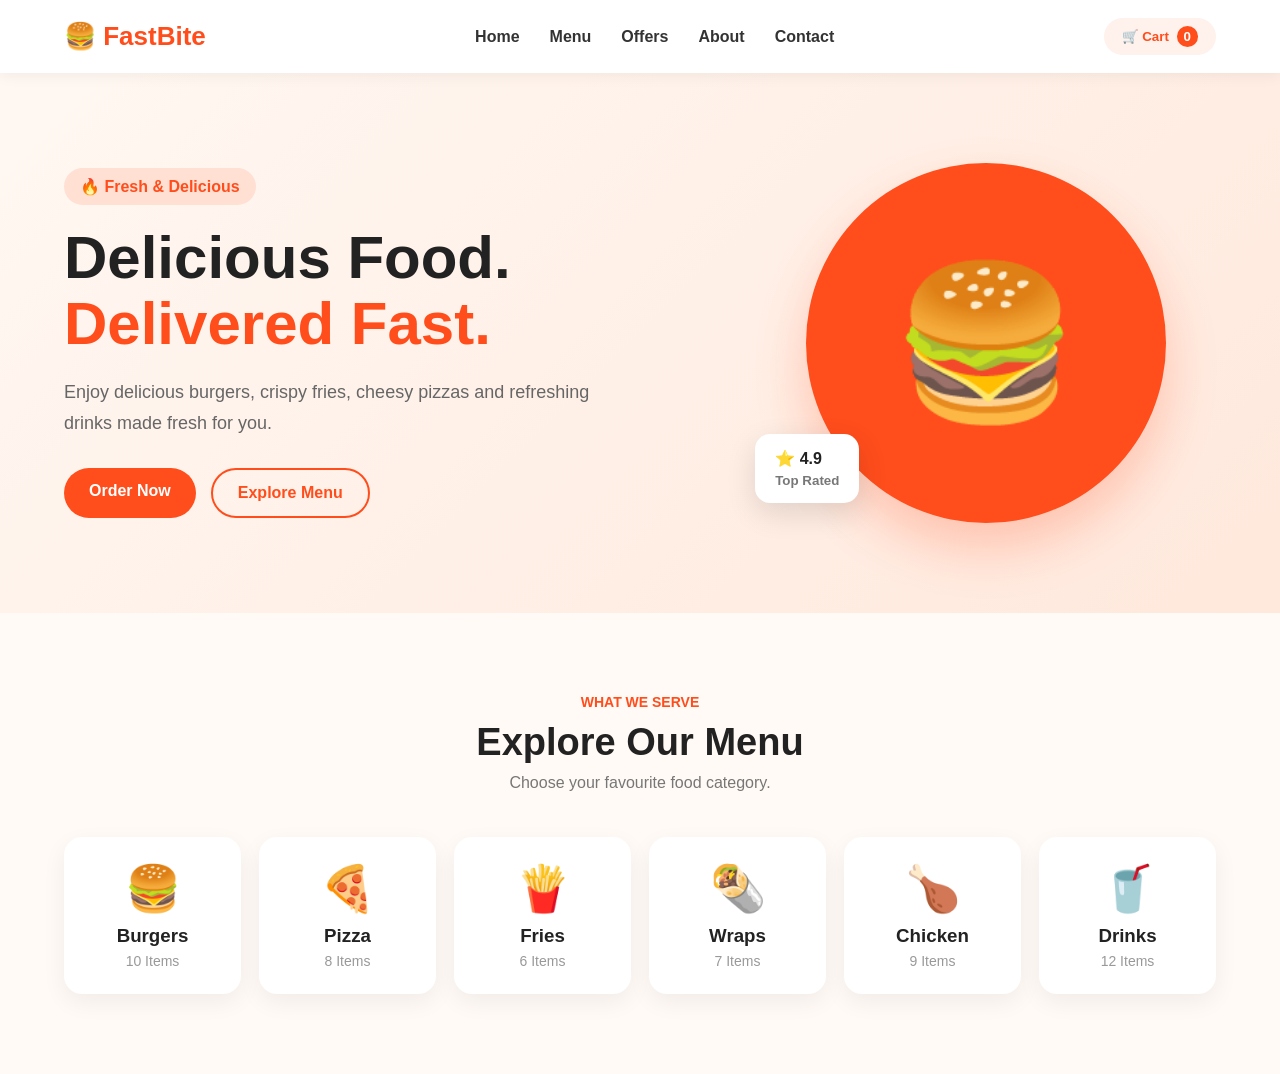
<file: index.html>
<!DOCTYPE html>
<html lang="en">
<head>
    <meta charset="UTF-8">
    <meta name="viewport" content="width=device-width, initial-scale=1.0">

    <title>FastBite - Fast Food Restaurant</title>

    <link rel="stylesheet" href="css/style.css">
</head>

<body>

    <!-- Navbar -->
    <header class="navbar">
        <div class="container navbar-content">

            <a href="index.html" class="logo">
                🍔 FastBite
            </a>

            <nav>
                <a href="index.html">Home</a>
                <a href="menu.html">Menu</a>
                <a href="#">Offers</a>
                <a href="#">About</a>
                <a href="#">Contact</a>
            </nav>

            <div class="nav-actions">
                <button class="cart-btn">
                    🛒 Cart <span id="cart-count">0</span>
                </button>
            </div>

        </div>
    </header>


    <!-- Hero Section -->
    <main>

        <section class="hero">
            <div class="container hero-content">

                <div class="hero-text">

                    <span class="hero-badge">
                        🔥 Fresh & Delicious
                    </span>

                    <h1>
                        Delicious Food.<br>
                        <span>Delivered Fast.</span>
                    </h1>

                    <p>
                        Enjoy delicious burgers, crispy fries,
                        cheesy pizzas and refreshing drinks
                        made fresh for you.
                    </p>

                    <div class="hero-buttons">
                        <a href="menu.html" class="btn primary-btn">
                          Order Now
                        </a>

                       <a href="menu.html" class="btn secondary-btn">
                          Explore Menu
                       </a>
                    </div>

                </div>


                <div class="hero-image">

                    <div class="food-circle">
                        🍔
                    </div>

                    <div class="floating-card">
                        ⭐ 4.9
                        <small>Top Rated</small>
                    </div>

                </div>

            </div>
        </section>


        <!-- Categories -->
        <section class="categories">

            <div class="container">

                <div class="section-heading">
                    <span>WHAT WE SERVE</span>
                    <h2>Explore Our Menu</h2>
                    <p>
                        Choose your favourite food category.
                    </p>
                </div>


                <div class="category-grid">

                    <div class="category-card">
                        <div>🍔</div>
                        <h3>Burgers</h3>
                        <p>10 Items</p>
                    </div>

                    <div class="category-card">
                        <div>🍕</div>
                        <h3>Pizza</h3>
                        <p>8 Items</p>
                    </div>

                    <div class="category-card">
                        <div>🍟</div>
                        <h3>Fries</h3>
                        <p>6 Items</p>
                    </div>

                    <div class="category-card">
                        <div>🌯</div>
                        <h3>Wraps</h3>
                        <p>7 Items</p>
                    </div>

                    <div class="category-card">
                        <div>🍗</div>
                        <h3>Chicken</h3>
                        <p>9 Items</p>
                    </div>

                    <div class="category-card">
                        <div>🥤</div>
                        <h3>Drinks</h3>
                        <p>12 Items</p>
                    </div>

                </div>

            </div>

        </section>

    </main>


    <script src="js/main.js"></script>

</body>
</html>
</file>
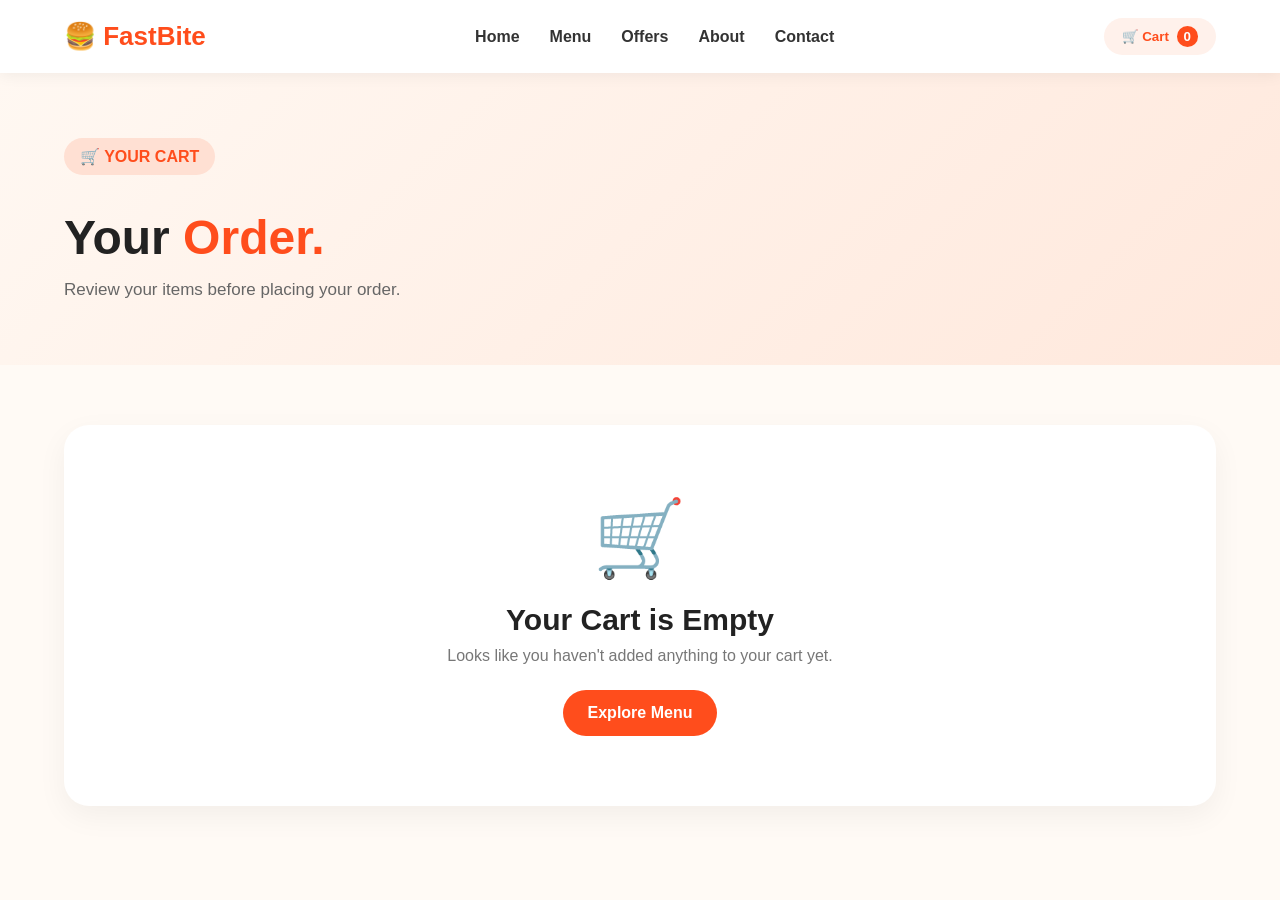
<file: cart.html>
<!DOCTYPE html>
<html lang="en">

<head>

    <meta charset="UTF-8">

    <meta
        name="viewport"
        content="width=device-width, initial-scale=1.0"
    >

    <title>Your Cart - FastBite</title>

    <link
        rel="stylesheet"
        href="css/style.css"
    >

</head>

<body>

    <!-- ================= NAVBAR ================= -->

    <header class="navbar">

        <div class="container navbar-content">

            <a
                href="index.html"
                class="logo"
            >
                🍔 FastBite
            </a>

            <nav>

                <a href="index.html">
                    Home
                </a>

                <a href="menu.html">
                    Menu
                </a>

                <a href="#">
                    Offers
                </a>

                <a href="#">
                    About
                </a>

                <a href="#">
                    Contact
                </a>

            </nav>

            <div class="nav-actions">

                <button
                    class="cart-btn"
                    onclick="goToCart()"
                >
                    🛒 Cart
                    <span id="cart-count">0</span>
                </button>

            </div>

        </div>

    </header>


    <!-- ================= CART HEADER ================= -->

    <section class="cart-header">

        <div class="container">

            <span class="hero-badge">
                🛒 YOUR CART
            </span>

            <h1>
                Your
                <span>Order.</span>
            </h1>

            <p>
                Review your items before placing your order.
            </p>

        </div>

    </section>


    <!-- ================= CART ================= -->

    <section class="cart-section">

        <div class="container">

            <!-- CART CONTENT -->

            <div
                class="cart-layout"
                id="cart-layout"
            >

                <!-- ITEMS -->

                <div class="cart-items">

                    <div class="cart-title-row">

                        <h2>
                            Your Items
                        </h2>

                        <button
                            class="clear-cart-btn"
                            onclick="clearCart()"
                        >
                            🗑 Clear Cart
                        </button>

                    </div>


                    <div id="cart-items-container">

                        <!-- Items inserted by JavaScript -->

                    </div>

                </div>


                <!-- SUMMARY -->

                <div class="cart-summary">

                    <h2>
                        Order Summary
                    </h2>

                    <div class="summary-row">

                        <span>
                            Subtotal
                        </span>

                        <strong id="subtotal">
                            ₹0
                        </strong>

                    </div>


                    <div class="summary-row">

                        <span>
                            Delivery
                        </span>

                        <strong id="delivery">
                            ₹0
                        </strong>

                    </div>


                    <div class="summary-line"></div>


                    <div class="summary-total">

                        <span>
                            Total
                        </span>

                        <strong id="grand-total">
                            ₹0
                        </strong>

                    </div>


                    <button
                        class="checkout-btn"
                        onclick="proceedToCheckout()"
                    >
                        Proceed to Checkout →
                    </button>


                    <a
                        href="menu.html"
                        class="continue-shopping"
                    >
                        ← Continue Shopping
                    </a>

                </div>

            </div>


            <!-- ================= EMPTY CART ================= -->

            <div
                id="empty-cart"
                class="empty-cart"
                style="display: none;"
            >

                <div class="empty-cart-icon">
                    🛒
                </div>

                <h2>
                    Your Cart is Empty
                </h2>

                <p>
                    Looks like you haven't added
                    anything to your cart yet.
                </p>

                <a
                    href="menu.html"
                    class="btn primary-btn"
                >
                    Explore Menu
                </a>

            </div>

        </div>

    </section>


    <script src="js/main.js"></script>
    <script src="js/cart.js"></script>

</body>

</html>
</file>
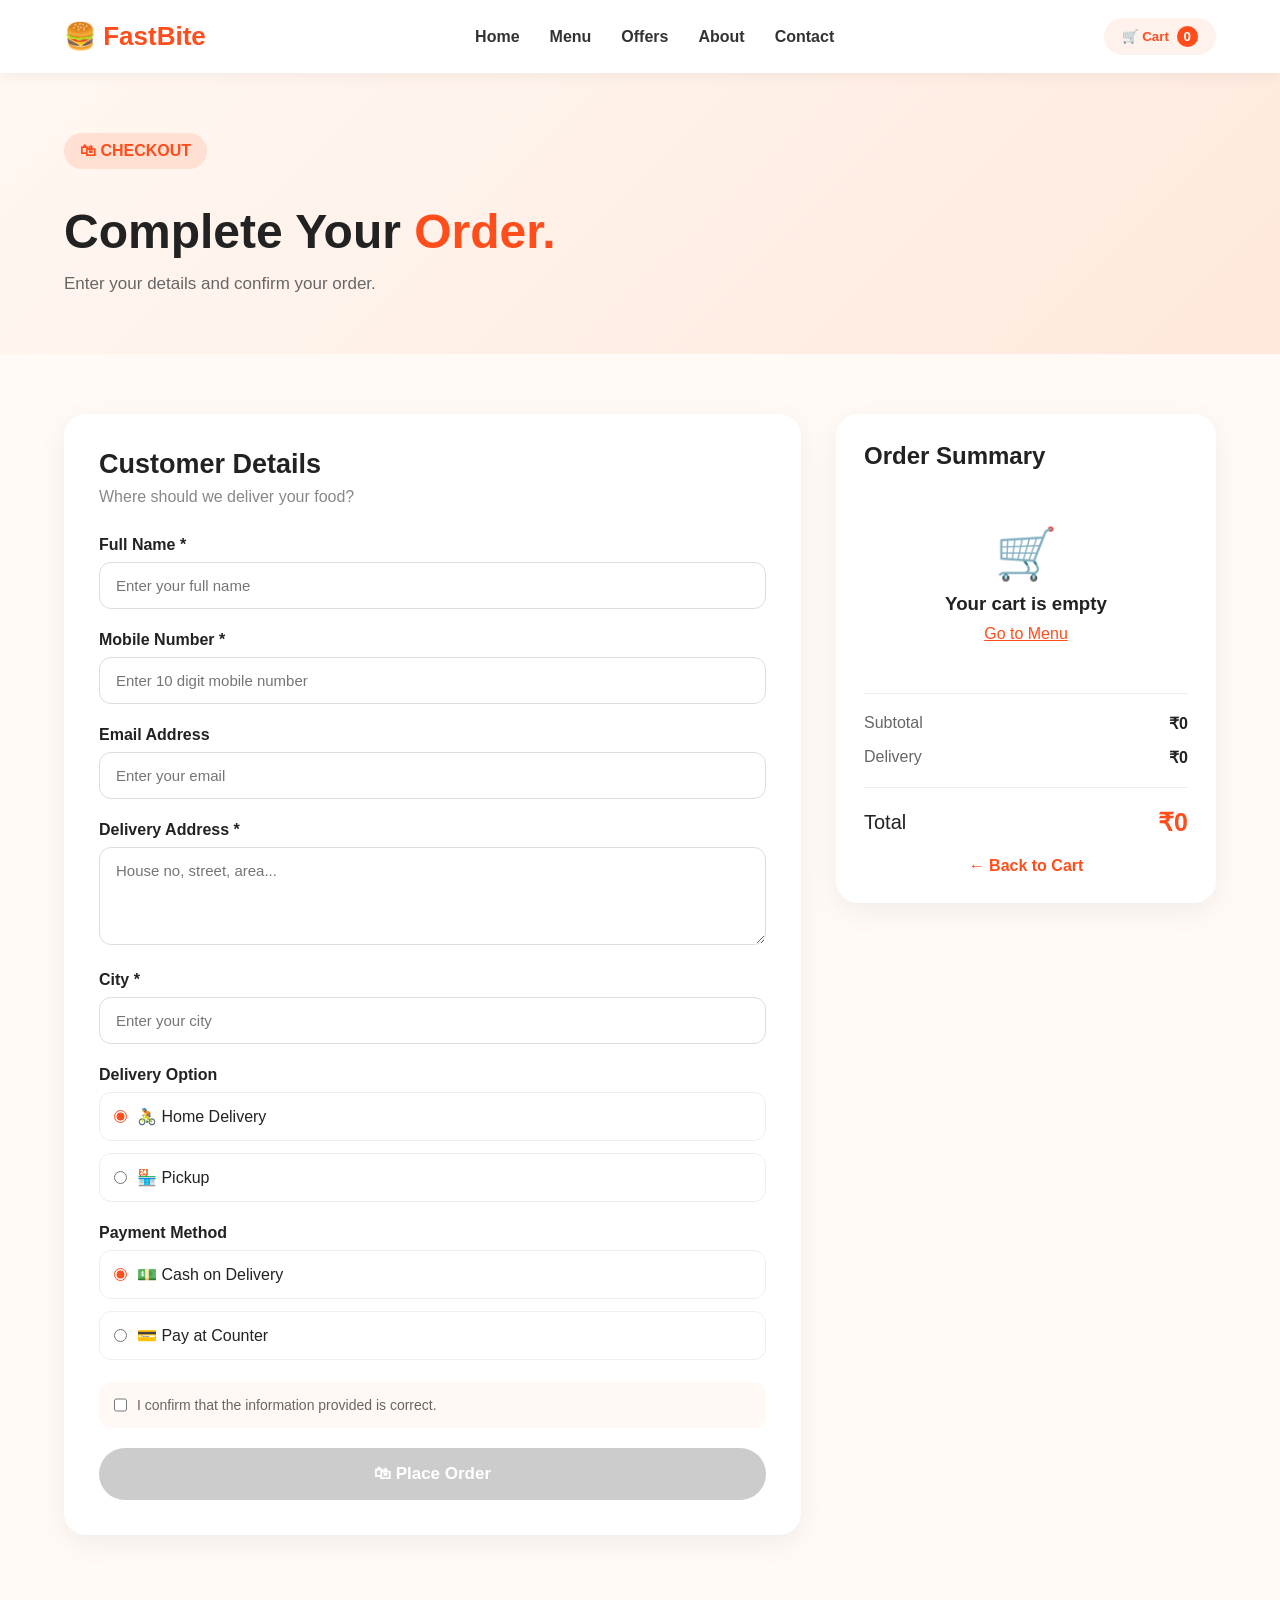
<file: checkout.html>
<!DOCTYPE html>
<html lang="en">

<head>

    <meta charset="UTF-8">

    <meta
        name="viewport"
        content="width=device-width, initial-scale=1.0"
    >

    <title>Checkout - FastBite</title>

    <link
        rel="stylesheet"
        href="css/style.css"
    >

</head>

<body>

    <!-- ================= NAVBAR ================= -->

    <header class="navbar">

        <div class="container navbar-content">

            <a
                href="index.html"
                class="logo"
            >
                🍔 FastBite
            </a>

            <nav>

                <a href="index.html">
                    Home
                </a>

                <a href="menu.html">
                    Menu
                </a>

                <a href="#">
                    Offers
                </a>

                <a href="#">
                    About
                </a>

                <a href="#">
                    Contact
                </a>

            </nav>

            <div class="nav-actions">

                <button
                    class="cart-btn"
                    onclick="goToCart()"
                >
                    🛒 Cart
                    <span id="cart-count">0</span>
                </button>

            </div>

        </div>

    </header>


    <!-- ================= CHECKOUT HEADER ================= -->

    <section class="checkout-header">

        <div class="container">

            <span class="hero-badge">
                🛍 CHECKOUT
            </span>

            <h1>
                Complete Your
                <span>Order.</span>
            </h1>

            <p>
                Enter your details and confirm your order.
            </p>

        </div>

    </section>


    <!-- ================= CHECKOUT ================= -->

    <section class="checkout-section">

        <div class="container">

            <div class="checkout-layout">


                <!-- ================= CUSTOMER FORM ================= -->

                <div class="checkout-form">

                    <h2>
                        Customer Details
                    </h2>

                    <p class="form-subtitle">
                        Where should we deliver your food?
                    </p>


                    <form id="checkout-form">

                        <!-- NAME -->

                        <div class="form-group">

                            <label for="customer-name">
                                Full Name *
                            </label>

                            <input
                                type="text"
                                id="customer-name"
                                placeholder="Enter your full name"
                                required
                            >

                        </div>


                        <!-- PHONE -->

                        <div class="form-group">

                            <label for="customer-phone">
                                Mobile Number *
                            </label>

                            <input
                                type="tel"
                                id="customer-phone"
                                placeholder="Enter 10 digit mobile number"
                                maxlength="10"
                                required
                            >

                        </div>


                        <!-- EMAIL -->

                        <div class="form-group">

                            <label for="customer-email">
                                Email Address
                            </label>

                            <input
                                type="email"
                                id="customer-email"
                                placeholder="Enter your email"
                            >

                        </div>


                        <!-- ADDRESS -->

                        <div class="form-group">

                            <label for="customer-address">
                                Delivery Address *
                            </label>

                            <textarea
                                id="customer-address"
                                rows="4"
                                placeholder="House no, street, area..."
                                required
                            ></textarea>

                        </div>


                        <!-- CITY -->

                        <div class="form-group">

                            <label for="customer-city">
                                City *
                            </label>

                            <input
                                type="text"
                                id="customer-city"
                                placeholder="Enter your city"
                                required
                            >

                        </div>


                        <!-- DELIVERY -->

                        <div class="form-group">

                            <label>
                                Delivery Option
                            </label>

                            <div class="delivery-options">

                                <label class="delivery-option">

                                    <input
                                        type="radio"
                                        name="delivery"
                                        value="Delivery"
                                        checked
                                    >

                                    <span>
                                        🚴 Home Delivery
                                    </span>

                                </label>


                                <label class="delivery-option">

                                    <input
                                        type="radio"
                                        name="delivery"
                                        value="Pickup"
                                    >

                                    <span>
                                        🏪 Pickup
                                    </span>

                                </label>

                            </div>

                        </div>


                        <!-- PAYMENT -->

                        <div class="form-group">

                            <label>
                                Payment Method
                            </label>

                            <div class="payment-options">

                                <label class="payment-option">

                                    <input
                                        type="radio"
                                        name="payment"
                                        value="Cash on Delivery"
                                        checked
                                    >

                                    <span>
                                        💵 Cash on Delivery
                                    </span>

                                </label>


                                <label class="payment-option">

                                    <input
                                        type="radio"
                                        name="payment"
                                        value="Pay at Counter"
                                    >

                                    <span>
                                        💳 Pay at Counter
                                    </span>

                                </label>

                            </div>

                        </div>


                        <!-- TERMS -->

                        <div class="terms">

                            <label>

                                <input
                                    type="checkbox"
                                    id="terms"
                                    required
                                >

                                I confirm that the information
                                provided is correct.

                            </label>

                        </div>


                        <button
                            type="submit"
                            class="place-order-btn"
                        >
                            🛍 Place Order
                        </button>

                    </form>

                </div>


                <!-- ================= ORDER SUMMARY ================= -->

                <div class="checkout-summary">

                    <h2>
                        Order Summary
                    </h2>


                    <div
                        id="checkout-items"
                        class="checkout-items"
                    >
                        <!-- Items inserted by JS -->
                    </div>


                    <div class="summary-line"></div>


                    <div class="summary-row">

                        <span>
                            Subtotal
                        </span>

                        <strong id="checkout-subtotal">
                            ₹0
                        </strong>

                    </div>


                    <div class="summary-row">

                        <span>
                            Delivery
                        </span>

                        <strong id="checkout-delivery">
                            ₹0
                        </strong>

                    </div>


                    <div class="summary-line"></div>


                    <div class="summary-total">

                        <span>
                            Total
                        </span>

                        <strong id="checkout-total">
                            ₹0
                        </strong>

                    </div>


                    <a
                        href="cart.html"
                        class="back-cart"
                    >
                        ← Back to Cart
                    </a>

                </div>

            </div>

        </div>

    </section>


    <script src="js/main.js"></script>
    <script src="js/checkout.js"></script>

</body>

</html>
</file>
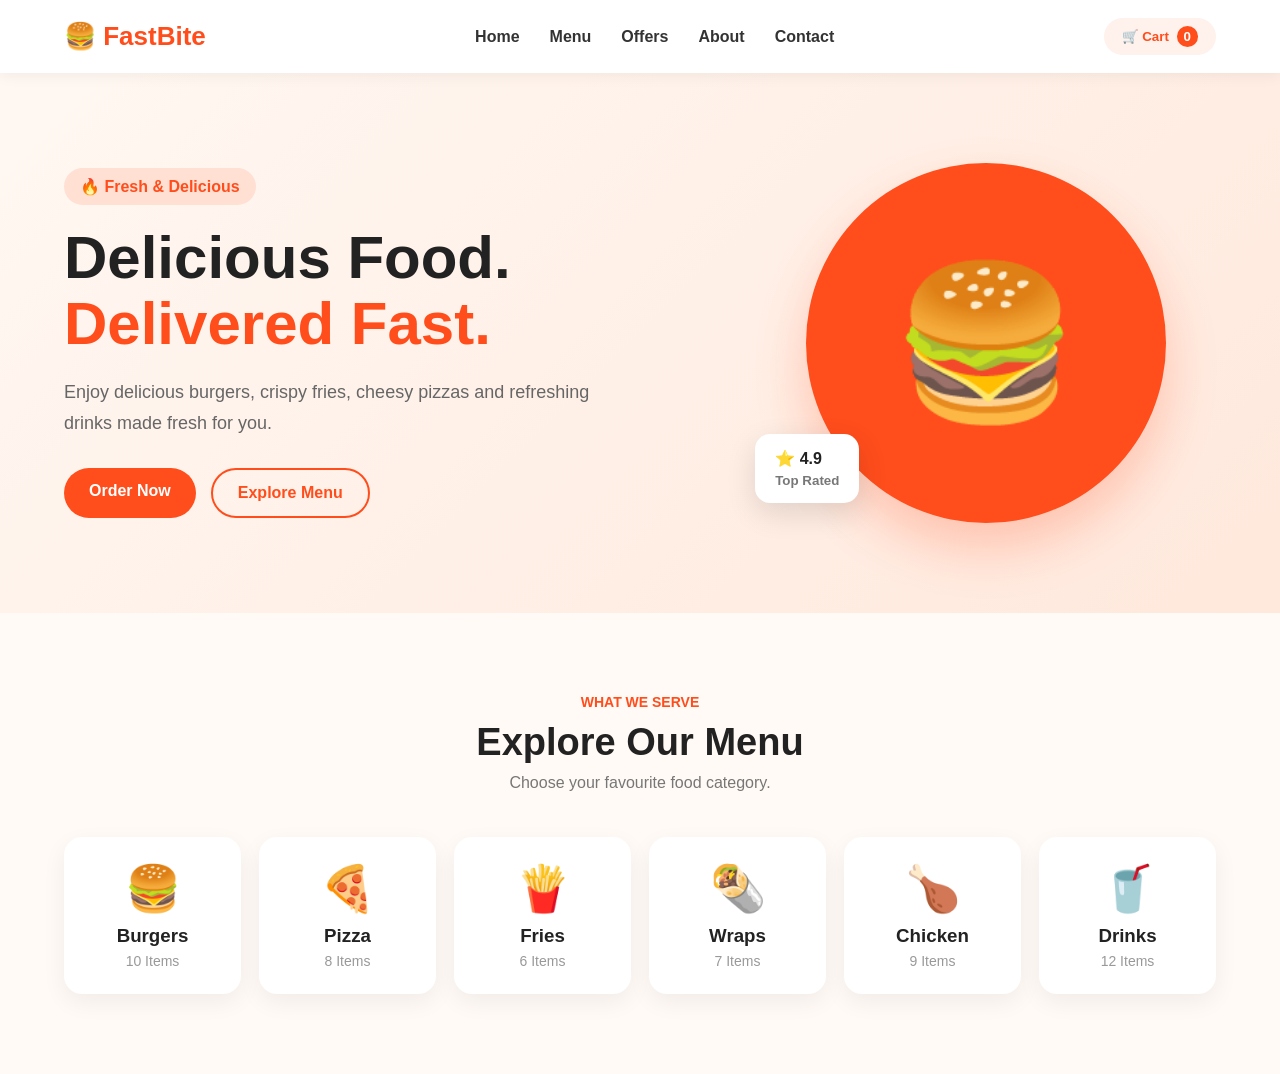
<file: order-success.html>
<!DOCTYPE html>
<html lang="en">

<head>

    <meta charset="UTF-8">

    <meta
        name="viewport"
        content="width=device-width, initial-scale=1.0"
    >

    <title>Order Confirmed - FastBite</title>

    <link
        rel="stylesheet"
        href="css/style.css"
    >

</head>

<body>

    <!-- NAVBAR -->

    <header class="navbar">

        <div class="container navbar-content">

            <a
                href="index.html"
                class="logo"
            >
                🍔 FastBite
            </a>

            <nav>

                <a href="index.html">
                    Home
                </a>

                <a href="menu.html">
                    Menu
                </a>

                <a href="#">
                    Offers
                </a>

                <a href="#">
                    About
                </a>

                <a href="#">
                    Contact
                </a>

            </nav>

        </div>

    </header>


    <!-- SUCCESS -->

    <main class="success-page">

        <div class="success-card">

            <div class="success-icon">
                ✓
            </div>


            <span class="success-badge">
                ORDER CONFIRMED
            </span>


            <h1>
                Thank You!
            </h1>


            <p>
                Your delicious food is being
                prepared with love.
            </p>


            <!-- ORDER ID -->

            <div class="order-id-box">

                <span>
                    Order ID
                </span>

                <strong id="success-order-id">
                    #FB000000
                </strong>

            </div>


            <!-- DETAILS -->

            <div class="success-details">

                <div>

                    <span>
                        Customer
                    </span>

                    <strong id="success-customer">
                        -
                    </strong>

                </div>


                <div>

                    <span>
                        Total
                    </span>

                    <strong id="success-total">
                        ₹0
                    </strong>

                </div>


                <div>

                    <span>
                        Payment
                    </span>

                    <strong id="success-payment">
                        -
                    </strong>

                </div>


                <div>

                    <span>
                        Status
                    </span>

                    <strong class="pending-status">
                        Pending
                    </strong>

                </div>

            </div>


            <div class="delivery-message">

                🚴

                <div>

                    <strong>
                        Estimated Delivery
                    </strong>

                    <p>
                        30–40 minutes
                    </p>

                </div>

            </div>


            <div class="success-buttons">

                <a
                    href="menu.html"
                    class="btn primary-btn"
                >
                    Order More
                </a>

                <a
                    href="index.html"
                    class="btn secondary-btn"
                >
                    Back to Home
                </a>

            </div>

        </div>

    </main>


    <script>

        document.addEventListener(
            "DOMContentLoaded",
            () => {

                const order =
                    JSON.parse(
                        localStorage.getItem(
                            "lastOrder"
                        )
                    );


                if (!order) {

                    window.location.href =
                        "index.html";

                    return;

                }


                document.getElementById(
                    "success-order-id"
                ).textContent =
                    "#" + order.id;


                document.getElementById(
                    "success-customer"
                ).textContent =
                    order.customer.name;


                document.getElementById(
                    "success-total"
                ).textContent =
                    "₹" + order.total;


                document.getElementById(
                    "success-payment"
                ).textContent =
                    order.paymentMethod;

            }
        );

    </script>

</body>

</html>
</file>
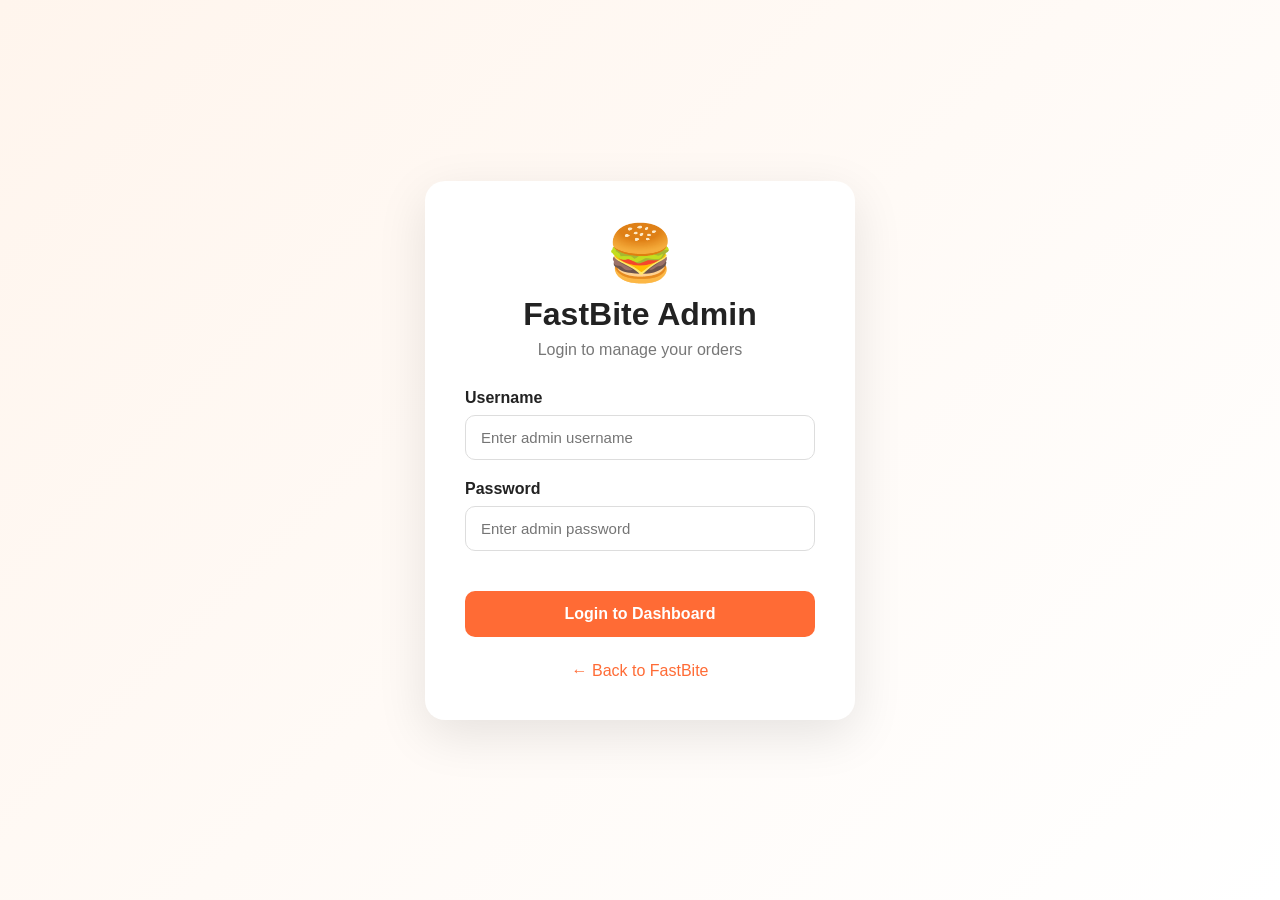
<file: admin/dashboard.html>
<!DOCTYPE html>
<html lang="en">
<head>

    <meta charset="UTF-8">

    <meta
        name="viewport"
        content="width=device-width, initial-scale=1.0"
    >

    <title>Admin Dashboard - FastBite</title>

    <link rel="stylesheet" href="../css/style.css">
    <link rel="stylesheet" href="../css/admin.css">

</head>

<body class="admin-dashboard-page">

    <!-- Sidebar -->

    <aside class="admin-sidebar">

        <div class="admin-brand">
            🍔 FastBite
            <span>Admin Panel</span>
        </div>

        <nav>

            <a href="dashboard.html" class="active">
                📊 Dashboard
            </a>

            <a href="../menu.html">
                🍔 View Menu
            </a>

            <a href="../index.html">
                🏠 View Website
            </a>

        </nav>

        <button id="logoutBtn" class="logout-btn">
            🚪 Logout
        </button>

    </aside>


    <!-- Main Content -->

    <main class="admin-main">

        <div class="admin-topbar">

            <div>
                <h1>Dashboard</h1>

                <p>
                    Welcome back, Admin 👋
                </p>
            </div>

        </div>


        <!-- Statistics -->

        <section class="admin-stats">

            <div class="stat-card">

                <div class="stat-icon">
                    📦
                </div>

                <div>
                    <p>Total Orders</p>
                    <h2 id="totalOrders">0</h2>
                </div>

            </div>


            <div class="stat-card">

                <div class="stat-icon">
                    ⏳
                </div>

                <div>
                    <p>Pending Orders</p>
                    <h2 id="pendingOrders">0</h2>
                </div>

            </div>


            <div class="stat-card">

                <div class="stat-icon">
                    ✅
                </div>

                <div>
                    <p>Delivered Orders</p>
                    <h2 id="deliveredOrders">0</h2>
                </div>

            </div>


            <div class="stat-card">

                <div class="stat-icon">
                    💰
                </div>

                <div>
                    <p>Total Sales</p>
                    <h2 id="totalSales">₹0</h2>
                </div>

            </div>

        </section>


        <!-- Orders -->

        <section class="orders-section">

            <div class="section-header">

                <div>
                    <h2>Recent Orders</h2>

                    <p>
                        Manage customer orders
                    </p>
                </div>

                <button
                    onclick="loadOrders()"
                    class="refresh-btn"
                >
                    🔄 Refresh
                </button>

            </div>


            <div class="table-container">

                <table>

                    <thead>

                        <tr>
                            <th>Order ID</th>
                            <th>Customer</th>
                            <th>Items</th>
                            <th>Total</th>
                            <th>Payment</th>
                            <th>Status</th>
                            <th>Date</th>
                            <th>Action</th>
                        </tr>

                    </thead>

                    <tbody id="ordersTableBody">

                    </tbody>

                </table>

            </div>

        </section>

    </main>


    <!-- Order Details Modal -->

    <div
        id="orderModal"
        class="order-modal"
    >

        <div class="order-modal-content">

            <button
                class="close-modal"
                onclick="closeOrderModal()"
            >
                ×
            </button>

            <h2>Order Details</h2>

            <div id="orderDetails"></div>

        </div>

    </div>


    <script src="../js/admin-dashboard.js"></script>

</body>
</html>
</file>
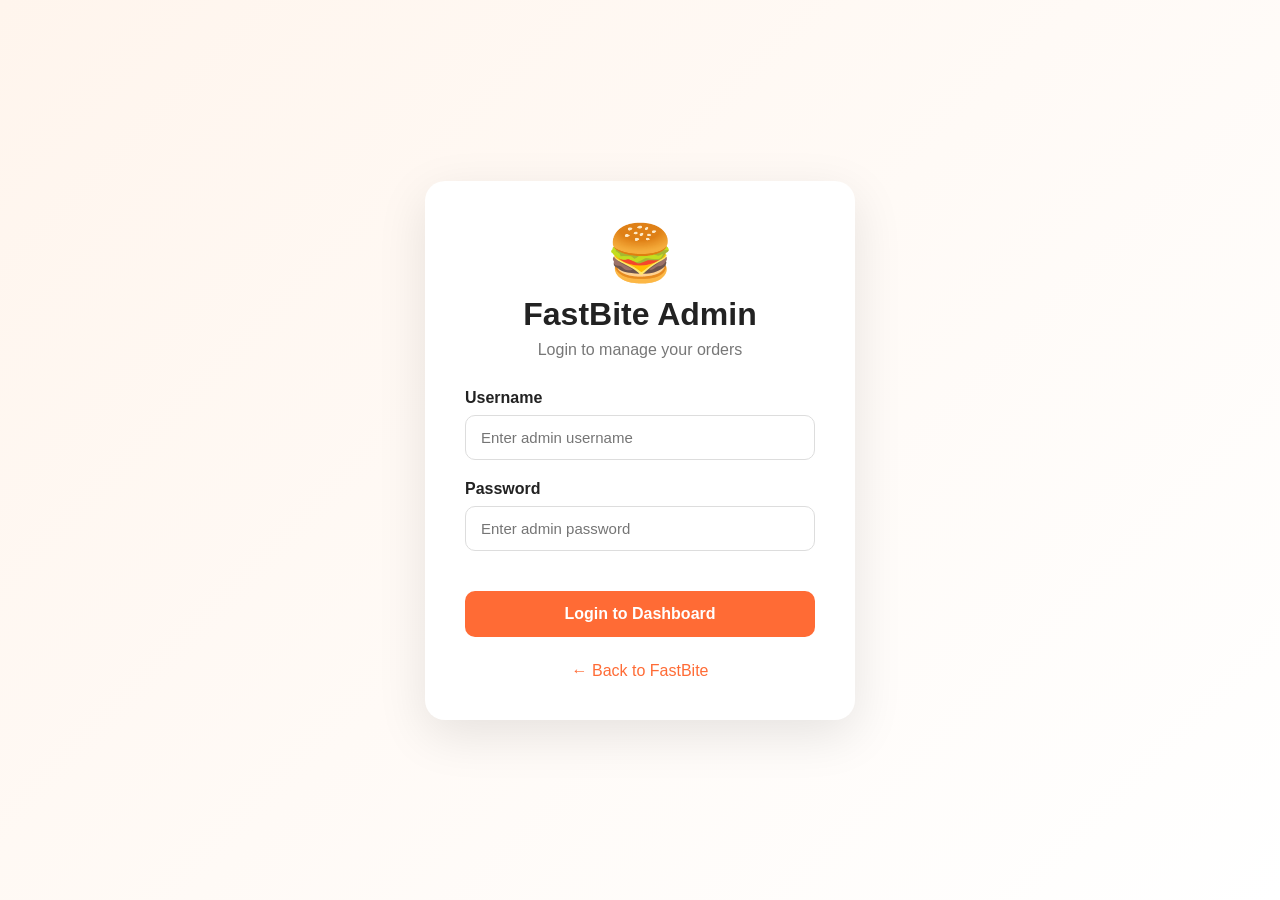
<file: admin/login.html>
<!DOCTYPE html>
<html lang="en">
<head>
    <meta charset="UTF-8">
    <meta name="viewport" content="width=device-width, initial-scale=1.0">

    <title>Admin Login - FastBite</title>

    <link rel="stylesheet" href="../css/style.css">
    <link rel="stylesheet" href="../css/admin.css">
</head>

<body class="admin-login-page">

    <div class="admin-login-container">

        <div class="admin-login-card">

            <div class="admin-logo">
                🍔
            </div>

            <h1>FastBite Admin</h1>

            <p class="admin-subtitle">
                Login to manage your orders
            </p>

            <form id="adminLoginForm">

                <div class="admin-input-group">
                    <label for="username">Username</label>

                    <input
                        type="text"
                        id="username"
                        placeholder="Enter admin username"
                        required
                    >
                </div>

                <div class="admin-input-group">
                    <label for="password">Password</label>

                    <input
                        type="password"
                        id="password"
                        placeholder="Enter admin password"
                        required
                    >
                </div>

                <p id="loginError" class="login-error"></p>

                <button type="submit" class="admin-login-btn">
                    Login to Dashboard
                </button>

            </form>

            <a href="../index.html" class="back-home">
                ← Back to FastBite
            </a>

        </div>

    </div>

    <script src="../js/admin-login.js"></script>

</body>
</html>
</file>
<file: css/style.css>
* {
    margin: 0;
    padding: 0;
    box-sizing: border-box;
}

body {
    font-family: Arial, Helvetica, sans-serif;
    background: #fffaf5;
    color: #222;
}

.container {
    width: 90%;
    max-width: 1200px;
    margin: auto;
}


/* ================= NAVBAR ================= */

.navbar {
    background: white;
    padding: 18px 0;
    position: sticky;
    top: 0;
    z-index: 1000;
    box-shadow: 0 2px 15px rgba(0, 0, 0, 0.06);
}

.navbar-content {
    display: flex;
    align-items: center;
    justify-content: space-between;
}

.logo {
    text-decoration: none;
    color: #ff4d1c;
    font-size: 26px;
    font-weight: 800;
}

nav {
    display: flex;
    gap: 30px;
}

nav a {
    text-decoration: none;
    color: #333;
    font-weight: 600;
    transition: 0.3s;
}

nav a:hover {
    color: #ff4d1c;
}

.cart-btn {
    border: none;
    background: #fff1eb;
    color: #ff4d1c;
    padding: 11px 18px;
    border-radius: 25px;
    cursor: pointer;
    font-weight: 700;
}

#cart-count {
    background: #ff4d1c;
    color: white;
    padding: 3px 7px;
    border-radius: 50%;
    margin-left: 4px;
}


/* ================= HERO ================= */

.hero {
    padding: 90px 0;
    background: linear-gradient(
        135deg,
        #fff8f2,
        #ffe8dc
    );
}

.hero-content {
    display: flex;
    align-items: center;
    justify-content: space-between;
    gap: 50px;
}

.hero-text {
    width: 55%;
}

.hero-badge {
    display: inline-block;
    background: #ffe0d3;
    color: #ff4d1c;
    padding: 9px 16px;
    border-radius: 30px;
    font-weight: 700;
    margin-bottom: 20px;
}

.hero h1 {
    font-size: 60px;
    line-height: 1.1;
    margin-bottom: 20px;
}

.hero h1 span {
    color: #ff4d1c;
}

.hero p {
    font-size: 18px;
    line-height: 1.7;
    color: #666;
    max-width: 550px;
    margin-bottom: 30px;
}

.hero-buttons {
    display: flex;
    gap: 15px;
}

.btn {
    display: inline-block;
    text-decoration: none;
    padding: 14px 25px;
    border-radius: 30px;
    font-weight: 700;
}

.primary-btn {
    background: #ff4d1c;
    color: white;
}

.secondary-btn {
    border: 2px solid #ff4d1c;
    color: #ff4d1c;
}


/* ================= HERO IMAGE ================= */

.hero-image {
    position: relative;
    width: 40%;
    display: flex;
    justify-content: center;
}

.food-circle {
    width: 360px;
    height: 360px;
    border-radius: 50%;
    background: #ff4d1c;
    display: flex;
    justify-content: center;
    align-items: center;
    font-size: 150px;
    box-shadow: 0 25px 50px rgba(255, 77, 28, 0.25);
}

.floating-card {
    position: absolute;
    bottom: 20px;
    left: 0;
    background: white;
    padding: 15px 20px;
    border-radius: 15px;
    box-shadow: 0 10px 30px rgba(0,0,0,0.12);
    font-weight: 700;
}

.floating-card small {
    display: block;
    color: #777;
    margin-top: 5px;
}


/* ================= CATEGORIES ================= */

.categories {
    padding: 80px 0;
}

.section-heading {
    text-align: center;
    margin-bottom: 45px;
}

.section-heading span {
    color: #ff4d1c;
    font-weight: 800;
    font-size: 14px;
}

.section-heading h2 {
    font-size: 38px;
    margin: 10px 0;
}

.section-heading p {
    color: #777;
}

.category-grid {
    display: grid;
    grid-template-columns: repeat(6, 1fr);
    gap: 18px;
}

.category-card {
    background: white;
    padding: 25px 15px;
    text-align: center;
    border-radius: 18px;
    box-shadow: 0 8px 25px rgba(0,0,0,0.06);
    cursor: pointer;
    transition: 0.3s;
}

.category-card:hover {
    transform: translateY(-8px);
    box-shadow: 0 15px 30px rgba(0,0,0,0.1);
}

.category-card div {
    font-size: 45px;
    margin-bottom: 10px;
}

.category-card h3 {
    margin-bottom: 6px;
}

.category-card p {
    color: #999;
    font-size: 14px;
}


/* ================= RESPONSIVE ================= */

@media (max-width: 900px) {

    nav {
        display: none;
    }

    .hero-content {
        flex-direction: column;
        text-align: center;
    }

    .hero-text {
        width: 100%;
    }

    .hero-image {
        width: 100%;
    }

    .hero h1 {
        font-size: 45px;
    }

    .hero-buttons {
        justify-content: center;
    }

    .category-grid {
        grid-template-columns: repeat(3, 1fr);
    }
}


@media (max-width: 600px) {

    .hero {
        padding: 60px 0;
    }

    .hero h1 {
        font-size: 38px;
    }

    .hero p {
        font-size: 16px;
    }

    .food-circle {
        width: 260px;
        height: 260px;
        font-size: 100px;
    }

    .category-grid {
        grid-template-columns: repeat(2, 1fr);
    }

    .logo {
        font-size: 21px;
    }
}
/* ===============================
   MENU PAGE
================================ */

.menu-header {
    padding: 70px 0;
    background: linear-gradient(
        135deg,
        #fff8f2,
        #ffe8dc
    );
}

.menu-header h1 {
    font-size: 48px;
    margin: 15px 0;
}

.menu-header h1 span {
    color: #ff4d1c;
}

.menu-header p {
    color: #666;
    font-size: 17px;
    max-width: 600px;
    line-height: 1.6;
}


/* ===============================
   MENU CONTROLS
================================ */

.menu-section {
    padding: 60px 0;
}

.menu-controls {
    display: flex;
    justify-content: center;
    margin-bottom: 30px;
}

.search-box {
    width: 600px;
    background: white;
    border: 1px solid #eee;
    border-radius: 40px;
    padding: 14px 22px;
    display: flex;
    align-items: center;
    gap: 10px;
    box-shadow: 0 5px 20px rgba(0,0,0,0.05);
}

.search-box input {
    border: none;
    outline: none;
    width: 100%;
    font-size: 16px;
}


/* ===============================
   FILTER BUTTONS
================================ */

.filter-buttons {
    display: flex;
    gap: 10px;
    flex-wrap: wrap;
    justify-content: center;
    margin-bottom: 45px;
}

.filter-btn {
    border: 1px solid #eee;
    background: white;
    padding: 11px 20px;
    border-radius: 25px;
    cursor: pointer;
    font-weight: 600;
    transition: 0.3s;
}

.filter-btn:hover,
.filter-btn.active {
    background: #ff4d1c;
    color: white;
    border-color: #ff4d1c;
}


/* ===============================
   MENU TOP
================================ */

.menu-top {
    display: flex;
    justify-content: space-between;
    align-items: center;
    margin-bottom: 25px;
}

.menu-top h2 {
    font-size: 28px;
}

.menu-top span {
    color: #888;
}


/* ===============================
   PRODUCT GRID
================================ */

.product-grid {
    display: grid;
    grid-template-columns:
        repeat(4, 1fr);
    gap: 25px;
}


/* ===============================
   PRODUCT CARD
================================ */

.product-card {
    background: white;
    border-radius: 20px;
    overflow: hidden;
    box-shadow:
        0 8px 30px rgba(0,0,0,0.06);
    transition: 0.3s;
}

.product-card:hover {
    transform: translateY(-7px);
    box-shadow:
        0 15px 35px rgba(0,0,0,0.1);
}


/* ===============================
   PRODUCT IMAGE
================================ */

.product-image {
    height: 210px;
    background: #fff0e8;
    display: flex;
    align-items: center;
    justify-content: center;
    position: relative;
}

.food-emoji {
    font-size: 100px;
}

.product-badge {
    position: absolute;
    top: 15px;
    left: 15px;
    background: #ff4d1c;
    color: white;
    padding: 6px 11px;
    border-radius: 20px;
    font-size: 12px;
    font-weight: 700;
}


/* ===============================
   PRODUCT INFO
================================ */

.product-info {
    padding: 20px;
}

.product-rating {
    font-size: 14px;
    margin-bottom: 8px;
}

.product-info h3 {
    font-size: 19px;
    margin-bottom: 8px;
}

.product-info p {
    color: #777;
    font-size: 14px;
    line-height: 1.5;
    min-height: 63px;
}

.product-bottom {
    display: flex;
    justify-content: space-between;
    align-items: center;
    margin-top: 15px;
}

.product-bottom strong {
    font-size: 21px;
    color: #222;
}

.add-btn {
    border: none;
    background: #ff4d1c;
    color: white;
    padding: 9px 15px;
    border-radius: 20px;
    cursor: pointer;
    font-weight: 700;
    transition: 0.3s;
}

.add-btn:hover {
    transform: scale(1.05);
}


/* ===============================
   NO PRODUCTS
================================ */

.no-products {
    text-align: center;
    padding: 60px;
}

.no-products div {
    font-size: 60px;
}

.no-products h3 {
    margin: 15px 0 8px;
}

.no-products p {
    color: #777;
}


/* ===============================
   MENU RESPONSIVE
================================ */

@media (max-width: 1100px) {

    .product-grid {
        grid-template-columns:
            repeat(3, 1fr);
    }

}


@media (max-width: 750px) {

    .product-grid {
        grid-template-columns:
            repeat(2, 1fr);
    }

    .menu-header h1 {
        font-size: 38px;
    }

}


@media (max-width: 500px) {

    .product-grid {
        grid-template-columns: 1fr;
    }

    .filter-buttons {
        justify-content: flex-start;
    }

    .menu-top h2 {
        font-size: 23px;
    }

}
/* =====================================
   CART PAGE
===================================== */

.cart-header {
    padding: 65px 0;
    background: linear-gradient(
        135deg,
        #fff8f2,
        #ffe8dc
    );
}

.cart-header h1 {
    font-size: 48px;
    margin: 15px 0;
}

.cart-header h1 span {
    color: #ff4d1c;
}

.cart-header p {
    color: #666;
    font-size: 17px;
}


/* =====================================
   CART SECTION
===================================== */

.cart-section {
    padding: 60px 0 90px;
}

.cart-layout {
    display: grid;
    grid-template-columns: 1fr 360px;
    gap: 35px;
    align-items: start;
}


/* =====================================
   CART TITLE
===================================== */

.cart-title-row {
    display: flex;
    align-items: center;
    justify-content: space-between;
    margin-bottom: 25px;
}

.cart-title-row h2 {
    font-size: 28px;
}

.clear-cart-btn {
    border: none;
    background: #fff0ed;
    color: #e53935;
    padding: 10px 15px;
    border-radius: 20px;
    cursor: pointer;
    font-weight: 700;
}

.clear-cart-btn:hover {
    background: #ffe0dc;
}


/* =====================================
   CART ITEM
===================================== */

.cart-item {
    background: white;
    padding: 20px;
    border-radius: 18px;
    margin-bottom: 15px;

    display: grid;
    grid-template-columns:
        1fr auto auto;

    align-items: center;
    gap: 25px;

    box-shadow:
        0 7px 25px rgba(0,0,0,0.06);
}


/* PRODUCT */

.cart-product {
    display: flex;
    align-items: center;
    gap: 15px;
}

.cart-product-image {
    width: 75px;
    height: 75px;

    background: #fff0e8;

    border-radius: 15px;

    display: flex;
    align-items: center;
    justify-content: center;

    font-size: 40px;
}

.cart-product h3 {
    margin-bottom: 6px;
}

.cart-product p {
    color: #888;
    font-size: 14px;
}


/* =====================================
   QUANTITY
===================================== */

.cart-quantity {
    display: flex;
    align-items: center;
    gap: 12px;
}

.cart-quantity button {
    width: 32px;
    height: 32px;

    border: none;
    border-radius: 50%;

    background: #fff0e8;
    color: #ff4d1c;

    font-size: 20px;
    font-weight: bold;

    cursor: pointer;
}

.cart-quantity button:hover {
    background: #ff4d1c;
    color: white;
}

.cart-quantity span {
    min-width: 20px;
    text-align: center;
    font-weight: 700;
}


/* =====================================
   ITEM TOTAL
===================================== */

.cart-item-total {
    display: flex;
    align-items: center;
    gap: 15px;
}

.cart-item-total strong {
    font-size: 18px;
}

.remove-btn {
    border: none;
    background: transparent;
    cursor: pointer;
    font-size: 18px;
    opacity: 0.7;
}

.remove-btn:hover {
    opacity: 1;
}


/* =====================================
   SUMMARY
===================================== */

.cart-summary {
    background: white;

    padding: 28px;

    border-radius: 20px;

    box-shadow:
        0 10px 30px rgba(0,0,0,0.07);

    position: sticky;
    top: 100px;
}

.cart-summary h2 {
    margin-bottom: 25px;
    font-size: 23px;
}

.summary-row {
    display: flex;
    justify-content: space-between;
    margin: 15px 0;
    color: #666;
}

.summary-row strong {
    color: #222;
}

.summary-line {
    height: 1px;
    background: #eee;
    margin: 20px 0;
}

.summary-total {
    display: flex;
    justify-content: space-between;
    align-items: center;

    font-size: 20px;
}

.summary-total strong {
    color: #ff4d1c;
    font-size: 25px;
}


/* =====================================
   CHECKOUT BUTTON
===================================== */

.checkout-btn {
    width: 100%;

    border: none;

    background: #ff4d1c;
    color: white;

    padding: 15px;

    border-radius: 30px;

    font-size: 16px;
    font-weight: 700;

    cursor: pointer;

    margin-top: 25px;

    transition: 0.3s;
}

.checkout-btn:hover {
    transform: translateY(-2px);
    box-shadow:
        0 8px 20px rgba(255,77,28,0.25);
}

.continue-shopping {
    display: block;
    text-align: center;

    margin-top: 18px;

    text-decoration: none;
    color: #ff4d1c;
    font-weight: 600;
}


/* =====================================
   EMPTY CART
===================================== */

.empty-cart {
    text-align: center;
    padding: 70px 20px;
    background: white;
    border-radius: 25px;
    box-shadow:
        0 10px 30px rgba(0,0,0,0.05);
}

.empty-cart-icon {
    font-size: 75px;
    margin-bottom: 20px;
}

.empty-cart h2 {
    font-size: 30px;
    margin-bottom: 10px;
}

.empty-cart p {
    color: #777;
    margin-bottom: 25px;
}


/* =====================================
   CART RESPONSIVE
===================================== */

@media (max-width: 900px) {

    .cart-layout {
        grid-template-columns: 1fr;
    }

    .cart-summary {
        position: static;
    }

}


@media (max-width: 650px) {

    .cart-header h1 {
        font-size: 38px;
    }

    .cart-title-row {
        align-items: flex-start;
        gap: 15px;
    }

    .cart-item {
        grid-template-columns: 1fr;
        gap: 18px;
    }

    .cart-item-total {
        justify-content: space-between;
    }

}
/* =====================================
   CHECKOUT PAGE
===================================== */

.checkout-header {
    padding: 60px 0;
    background: linear-gradient(
        135deg,
        #fff8f2,
        #ffe8dc
    );
}

.checkout-header h1 {
    font-size: 48px;
    margin: 15px 0;
}

.checkout-header h1 span {
    color: #ff4d1c;
}

.checkout-header p {
    color: #666;
    font-size: 17px;
}


/* =====================================
   CHECKOUT LAYOUT
===================================== */

.checkout-section {
    padding: 60px 0 90px;
}

.checkout-layout {
    display: grid;
    grid-template-columns: 1fr 380px;
    gap: 35px;
    align-items: start;
}


/* =====================================
   CHECKOUT FORM
===================================== */

.checkout-form {
    background: white;
    padding: 35px;
    border-radius: 22px;
    box-shadow:
        0 8px 30px rgba(0,0,0,0.06);
}

.checkout-form h2 {
    font-size: 27px;
}

.form-subtitle {
    color: #888;
    margin: 8px 0 30px;
}

.form-group {
    margin-bottom: 22px;
}

.form-group > label {
    display: block;
    margin-bottom: 8px;
    font-weight: 700;
}

.form-group input[type="text"],
.form-group input[type="tel"],
.form-group input[type="email"],
.form-group textarea {
    width: 100%;
    padding: 14px 16px;
    border: 1px solid #ddd;
    border-radius: 12px;
    outline: none;
    font-family: inherit;
    font-size: 15px;
    transition: 0.3s;
}

.form-group textarea {
    resize: vertical;
}

.form-group input:focus,
.form-group textarea:focus {
    border-color: #ff4d1c;
    box-shadow:
        0 0 0 3px rgba(255,77,28,0.08);
}


/* =====================================
   DELIVERY / PAYMENT OPTIONS
===================================== */

.delivery-options,
.payment-options {
    display: flex;
    flex-direction: column;
    gap: 12px;
}

.delivery-option,
.payment-option {
    display: flex;
    align-items: center;
    gap: 10px;

    padding: 14px;

    border: 1px solid #eee;
    border-radius: 12px;

    cursor: pointer;
    transition: 0.3s;
}

.delivery-option:hover,
.payment-option:hover {
    border-color: #ff4d1c;
    background: #fff8f5;
}

.delivery-option input,
.payment-option input {
    accent-color: #ff4d1c;
}


/* =====================================
   TERMS
===================================== */

.terms {
    background: #fff8f5;
    padding: 15px;
    border-radius: 12px;
    margin-bottom: 20px;
}

.terms label {
    display: flex;
    gap: 10px;
    font-size: 14px;
    color: #666;
    cursor: pointer;
}

.terms input {
    accent-color: #ff4d1c;
}


/* =====================================
   PLACE ORDER
===================================== */

.place-order-btn {
    width: 100%;
    border: none;

    background: #ff4d1c;
    color: white;

    padding: 16px;

    border-radius: 30px;

    font-size: 17px;
    font-weight: 700;

    cursor: pointer;

    transition: 0.3s;
}

.place-order-btn:hover {
    transform: translateY(-2px);
    box-shadow:
        0 10px 25px rgba(255,77,28,0.25);
}

.place-order-btn:disabled {
    background: #ccc;
    cursor: not-allowed;
    box-shadow: none;
}


/* =====================================
   CHECKOUT SUMMARY
===================================== */

.checkout-summary {
    background: white;
    padding: 28px;
    border-radius: 22px;

    box-shadow:
        0 8px 30px rgba(0,0,0,0.06);

    position: sticky;
    top: 100px;
}

.checkout-summary h2 {
    margin-bottom: 25px;
}


/* =====================================
   CHECKOUT ITEMS
===================================== */

.checkout-item {
    display: flex;
    align-items: center;
    justify-content: space-between;

    padding: 12px 0;
}

.checkout-item-info {
    display: flex;
    align-items: center;
    gap: 12px;
}

.checkout-emoji {
    width: 48px;
    height: 48px;

    background: #fff0e8;

    border-radius: 10px;

    display: flex;
    align-items: center;
    justify-content: center;

    font-size: 25px;
}

.checkout-item h4 {
    margin-bottom: 4px;
}

.checkout-item p {
    color: #888;
    font-size: 13px;
}


/* =====================================
   BACK TO CART
===================================== */

.back-cart {
    display: block;
    text-align: center;

    margin-top: 20px;

    color: #ff4d1c;
    text-decoration: none;
    font-weight: 600;
}


/* =====================================
   EMPTY CHECKOUT
===================================== */

.checkout-empty {
    text-align: center;
    padding: 30px 10px;
}

.checkout-empty div {
    font-size: 50px;
}

.checkout-empty h3 {
    margin: 10px 0;
}

.checkout-empty a {
    color: #ff4d1c;
}


/* =====================================
   ORDER SUCCESS
===================================== */

.success-page {
    min-height: calc(100vh - 80px);

    display: flex;
    justify-content: center;
    align-items: center;

    padding: 60px 20px;

    background: linear-gradient(
        135deg,
        #fff8f2,
        #ffe8dc
    );
}

.success-card {
    width: 100%;
    max-width: 650px;

    background: white;

    text-align: center;

    padding: 50px 40px;

    border-radius: 28px;

    box-shadow:
        0 20px 50px rgba(0,0,0,0.08);
}

.success-icon {
    width: 80px;
    height: 80px;

    background: #ff4d1c;
    color: white;

    border-radius: 50%;

    display: flex;
    align-items: center;
    justify-content: center;

    margin: 0 auto 20px;

    font-size: 45px;
}

.success-badge {
    color: #ff4d1c;
    font-size: 13px;
    font-weight: 800;
}

.success-card h1 {
    font-size: 40px;
    margin: 12px 0;
}

.success-card > p {
    color: #777;
}


/* =====================================
   ORDER ID
===================================== */

.order-id-box {
    background: #fff7f3;

    padding: 18px;

    border-radius: 14px;

    margin: 25px 0;
}

.order-id-box span {
    display: block;
    color: #888;
    font-size: 13px;
}

.order-id-box strong {
    display: block;
    margin-top: 5px;
    color: #ff4d1c;
    font-size: 22px;
}


/* =====================================
   SUCCESS DETAILS
===================================== */

.success-details {
    display: grid;
    grid-template-columns: 1fr 1fr;

    gap: 15px;

    text-align: left;

    margin-bottom: 25px;
}

.success-details > div {
    background: #fafafa;
    padding: 15px;
    border-radius: 12px;
}

.success-details span {
    display: block;
    color: #888;
    font-size: 13px;
    margin-bottom: 5px;
}

.pending-status {
    color: #e67e22;
}


/* =====================================
   DELIVERY MESSAGE
===================================== */

.delivery-message {
    display: flex;
    align-items: center;
    justify-content: center;

    gap: 12px;

    background: #fff7f3;

    padding: 18px;

    border-radius: 14px;

    margin-bottom: 25px;
}

.delivery-message:first-letter {
    font-size: 25px;
}

.delivery-message div {
    text-align: left;
}

.delivery-message p {
    color: #777;
    margin-top: 4px;
}


/* =====================================
   SUCCESS BUTTONS
===================================== */

.success-buttons {
    display: flex;
    justify-content: center;
    gap: 12px;
}

.success-buttons .btn {
    padding: 13px 20px;
}


/* =====================================
   RESPONSIVE
===================================== */

@media (max-width: 900px) {

    .checkout-layout {
        grid-template-columns: 1fr;
    }

    .checkout-summary {
        position: static;
    }

}


@media (max-width: 600px) {

    .checkout-header h1 {
        font-size: 38px;
    }

    .checkout-form {
        padding: 25px 20px;
    }

    .success-card {
        padding: 40px 20px;
    }

    .success-card h1 {
        font-size: 32px;
    }

    .success-details {
        grid-template-columns: 1fr;
    }

    .success-buttons {
        flex-direction: column;
    }

}
/* ========================================
   ORDER TRACKING
======================================== */

.tracking-hero {
    background: linear-gradient(
        135deg,
        #fff1e8,
        #ffffff
    );

    padding: 70px 20px;

    text-align: center;
}


.tracking-container {
    max-width: 750px;

    margin: auto;
}


.tracking-badge {
    display: inline-block;

    background: #ffe5d8;

    color: #e95724;

    padding: 8px 15px;

    border-radius: 30px;

    font-size: 13px;

    font-weight: 700;

    margin-bottom: 15px;
}


.tracking-hero h1 {
    font-size: 44px;

    margin: 10px 0;
}


.tracking-hero p {
    color: #666;

    font-size: 17px;
}


.tracking-form {
    display: flex;

    gap: 10px;

    max-width: 600px;

    margin: 30px auto 0;
}


.tracking-form input {
    flex: 1;

    padding: 15px 18px;

    border: 1px solid #ddd;

    border-radius: 10px;

    font-size: 15px;
}


.tracking-form input:focus {
    outline: none;

    border-color: #ff6b35;
}


.tracking-form button {
    border: none;

    background: #ff6b35;

    color: white;

    padding: 15px 25px;

    border-radius: 10px;

    font-size: 15px;

    font-weight: 600;

    cursor: pointer;
}


.tracking-form button:hover {
    background: #e95724;
}


.tracking-error {
    color: #e53935 !important;

    font-size: 14px !important;

    min-height: 20px;

    margin-top: 12px;
}


/* ========================================
   TRACKING MAIN
======================================== */

.tracking-main {
    max-width: 1100px;

    margin: 50px auto;

    padding: 0 20px;
}


.order-result {
    width: 100%;
}


.order-header-card {
    background: white;

    border-radius: 18px;

    padding: 25px;

    display: flex;

    justify-content: space-between;

    align-items: center;

    box-shadow:
        0 5px 25px rgba(0, 0, 0, 0.07);

    margin-bottom: 20px;
}


.small-label {
    color: #999;

    font-size: 12px;

    font-weight: 700;

    letter-spacing: 1px;
}


.order-header-card h2 {
    margin: 5px 0;

    font-size: 28px;
}


.order-header-card p {
    margin: 0;

    color: #777;
}


.order-status-badge {
    padding: 10px 16px;

    border-radius: 30px;

    font-weight: 600;

    background: #fff1e8;

    color: #e95724;
}


/* ========================================
   TRACKING CARD
======================================== */

.tracking-card {
    background: white;

    border-radius: 18px;

    padding: 25px;

    margin-bottom: 20px;

    box-shadow:
        0 5px 25px rgba(0, 0, 0, 0.06);
}


.tracking-card h2 {
    margin-top: 0;

    margin-bottom: 25px;

    font-size: 21px;
}


/* ========================================
   TIMELINE
======================================== */

.tracking-timeline {
    display: flex;

    justify-content: space-between;

    position: relative;

    padding: 15px 0;
}


.tracking-timeline::before {
    content: "";

    position: absolute;

    top: 29px;

    left: 7%;

    right: 7%;

    height: 3px;

    background: #e5e5e5;

    z-index: 0;
}


.tracking-step {
    width: 18%;

    text-align: center;

    position: relative;

    z-index: 1;
}


.step-circle {
    width: 32px;
    height: 32px;

    margin: 0 auto 10px;

    border-radius: 50%;

    background: #e5e5e5;

    color: #777;

    display: flex;

    align-items: center;
    justify-content: center;

    font-weight: 700;

    border: 4px solid white;
}


.tracking-step.completed .step-circle,
.tracking-step.current .step-circle {
    background: #ff6b35;

    color: white;
}


.tracking-step.current .step-circle {
    box-shadow:
        0 0 0 5px rgba(255, 107, 53, 0.15);
}


.step-content strong {
    display: block;

    font-size: 13px;
}


.step-content span {
    display: block;

    color: #888;

    font-size: 11px;

    margin-top: 5px;
}


/* ========================================
   GRID
======================================== */

.tracking-grid {
    display: grid;

    grid-template-columns: 1fr 1fr;

    gap: 20px;
}


/* ========================================
   DETAILS
======================================== */

.detail-row {
    display: flex;

    justify-content: space-between;

    gap: 20px;

    padding: 12px 0;

    border-bottom: 1px solid #eee;
}


.detail-row:last-child {
    border-bottom: none;
}


.detail-row span {
    color: #777;
}


.detail-row strong {
    text-align: right;

    max-width: 60%;
}


.total-row {
    font-size: 19px;

    padding-top: 18px;
}


/* ========================================
   ITEMS
======================================== */

.tracking-item {
    display: flex;

    align-items: center;

    justify-content: space-between;

    padding: 14px 0;

    border-bottom: 1px solid #eee;
}


.tracking-item:last-child {
    border-bottom: none;
}


.tracking-item-name {
    display: flex;

    align-items: center;

    gap: 12px;
}


.item-emoji {
    width: 45px;
    height: 45px;

    background: #fff1e8;

    border-radius: 10px;

    display: flex;

    align-items: center;
    justify-content: center;

    font-size: 24px;
}


.tracking-item-name strong,
.tracking-item-name span {
    display: block;
}


.tracking-item-name span {
    color: #777;

    font-size: 13px;

    margin-top: 4px;
}


/* ========================================
   CANCELLED
======================================== */

.cancelled-order {
    background: #fff0f0;

    color: #d32f2f;

    border: 1px solid #ffcaca;

    padding: 15px;

    border-radius: 10px;

    margin-bottom: 20px;

    font-weight: 600;
}


/* ========================================
   RESPONSIVE
======================================== */

@media (max-width: 768px) {

    .tracking-hero {
        padding: 50px 20px;
    }


    .tracking-hero h1 {
        font-size: 34px;
    }


    .tracking-form {
        flex-direction: column;
    }


    .tracking-form button {
        width: 100%;
    }


    .order-header-card {
        flex-direction: column;

        align-items: flex-start;

        gap: 20px;
    }


    .tracking-grid {
        grid-template-columns: 1fr;
    }


    .tracking-timeline {
        flex-direction: column;

        gap: 20px;
    }


    .tracking-timeline::before {
        top: 15px;
        bottom: 15px;

        left: 16px;

        width: 3px;

        height: auto;

        right: auto;
    }


    .tracking-step {
        width: 100%;

        display: flex;

        align-items: center;

        text-align: left;

        gap: 15px;
    }


    .step-circle {
        margin: 0;

        flex-shrink: 0;
    }


    .detail-row {
        flex-direction: column;

        gap: 5px;
    }


    .detail-row strong {
        max-width: 100%;

        text-align: left;
    }

}
</file>
<file: css/admin.css>
/* ========================================
   ADMIN LOGIN
======================================== */

.admin-login-page {
    min-height: 100vh;
    background: linear-gradient(
        135deg,
        #fff5ed,
        #ffffff
    );

    display: flex;
    align-items: center;
    justify-content: center;

    padding: 20px;
}


.admin-login-container {
    width: 100%;
    max-width: 430px;
}


.admin-login-card {
    background: white;

    padding: 40px;

    border-radius: 20px;

    box-shadow:
        0 15px 50px rgba(0, 0, 0, 0.1);

    text-align: center;
}


.admin-logo {
    font-size: 55px;

    margin-bottom: 10px;
}


.admin-login-card h1 {
    margin-bottom: 8px;
}


.admin-subtitle {
    color: #777;

    margin-bottom: 30px;
}


.admin-input-group {
    text-align: left;

    margin-bottom: 20px;
}


.admin-input-group label {
    display: block;

    font-weight: 600;

    margin-bottom: 8px;
}


.admin-input-group input {
    width: 100%;

    padding: 13px 15px;

    border: 1px solid #ddd;

    border-radius: 10px;

    font-size: 15px;

    box-sizing: border-box;
}


.admin-input-group input:focus {
    outline: none;

    border-color: #ff6b35;

    box-shadow:
        0 0 0 3px rgba(255, 107, 53, 0.1);
}


.admin-login-btn {
    width: 100%;

    border: none;

    padding: 14px;

    border-radius: 10px;

    background: #ff6b35;

    color: white;

    font-size: 16px;

    font-weight: 600;

    cursor: pointer;
}


.admin-login-btn:hover {
    background: #e95724;
}


.login-error {
    color: #e53935;

    min-height: 20px;

    font-size: 14px;
}


.back-home {
    display: inline-block;

    margin-top: 25px;

    color: #ff6b35;

    text-decoration: none;
}


/* ========================================
   ADMIN DASHBOARD
======================================== */

.admin-dashboard-page {
    background: #f6f7fb;
}


.admin-sidebar {
    position: fixed;

    left: 0;
    top: 0;
    bottom: 0;

    width: 250px;

    background: #171717;

    color: white;

    padding: 25px 18px;

    box-sizing: border-box;

    display: flex;
    flex-direction: column;
}


.admin-brand {
    font-size: 23px;

    font-weight: 700;

    padding: 10px;

    margin-bottom: 35px;
}


.admin-brand span {
    display: block;

    font-size: 12px;

    font-weight: 400;

    color: #aaa;

    margin-top: 5px;
}


.admin-sidebar nav {
    display: flex;

    flex-direction: column;

    gap: 8px;
}


.admin-sidebar nav a {
    color: #ccc;

    text-decoration: none;

    padding: 13px 15px;

    border-radius: 9px;
}


.admin-sidebar nav a:hover,
.admin-sidebar nav a.active {
    background: #ff6b35;

    color: white;
}


.logout-btn {
    margin-top: auto;

    padding: 13px;

    border: 1px solid #444;

    border-radius: 9px;

    background: transparent;

    color: white;

    cursor: pointer;

    font-size: 15px;
}


.logout-btn:hover {
    background: #e53935;

    border-color: #e53935;
}


/* ========================================
   MAIN
======================================== */

.admin-main {
    margin-left: 250px;

    padding: 35px;
}


.admin-topbar {
    margin-bottom: 30px;
}


.admin-topbar h1 {
    margin: 0 0 5px;
}


.admin-topbar p {
    margin: 0;

    color: #777;
}


/* ========================================
   STAT CARDS
======================================== */

.admin-stats {
    display: grid;

    grid-template-columns:
        repeat(4, 1fr);

    gap: 20px;

    margin-bottom: 35px;
}


.stat-card {
    background: white;

    padding: 22px;

    border-radius: 15px;

    display: flex;

    align-items: center;

    gap: 15px;

    box-shadow:
        0 5px 20px rgba(0, 0, 0, 0.05);
}


.stat-icon {
    font-size: 30px;

    width: 55px;
    height: 55px;

    display: flex;

    align-items: center;
    justify-content: center;

    background: #fff1eb;

    border-radius: 12px;
}


.stat-card p {
    margin: 0 0 5px;

    color: #777;

    font-size: 14px;
}


.stat-card h2 {
    margin: 0;

    font-size: 24px;
}


/* ========================================
   ORDERS SECTION
======================================== */

.orders-section {
    background: white;

    border-radius: 15px;

    padding: 25px;

    box-shadow:
        0 5px 20px rgba(0, 0, 0, 0.05);
}


.section-header {
    display: flex;

    justify-content: space-between;

    align-items: center;

    margin-bottom: 20px;
}


.section-header h2 {
    margin: 0 0 5px;
}


.section-header p {
    margin: 0;

    color: #777;
}


.refresh-btn {
    padding: 10px 15px;

    border: 1px solid #ddd;

    background: white;

    border-radius: 8px;

    cursor: pointer;
}


.refresh-btn:hover {
    background: #f5f5f5;
}


.table-container {
    overflow-x: auto;
}


table {
    width: 100%;

    border-collapse: collapse;

    min-width: 900px;
}


th,
td {
    padding: 14px 12px;

    text-align: left;

    border-bottom: 1px solid #eee;

    font-size: 14px;
}


th {
    background: #fafafa;

    color: #555;

    font-weight: 600;
}


.status-select {
    padding: 7px;

    border: 1px solid #ddd;

    border-radius: 7px;

    background: white;

    cursor: pointer;
}


.view-order-btn {
    border: none;

    background: #fff1eb;

    color: #e95724;

    padding: 8px 12px;

    border-radius: 7px;

    cursor: pointer;

    font-weight: 600;
}


.view-order-btn:hover {
    background: #ff6b35;

    color: white;
}


.empty-orders {
    text-align: center;

    padding: 40px !important;

    color: #888;
}


/* ========================================
   MODAL
======================================== */

.order-modal {
    position: fixed;

    inset: 0;

    background: rgba(0, 0, 0, 0.6);

    display: none;

    align-items: center;

    justify-content: center;

    padding: 20px;

    z-index: 1000;
}


.order-modal.show {
    display: flex;
}


.order-modal-content {
    background: white;

    width: 100%;

    max-width: 650px;

    max-height: 90vh;

    overflow-y: auto;

    border-radius: 18px;

    padding: 30px;

    position: relative;
}


.close-modal {
    position: absolute;

    top: 15px;
    right: 18px;

    border: none;

    background: #f3f3f3;

    width: 35px;
    height: 35px;

    border-radius: 50%;

    font-size: 24px;

    cursor: pointer;
}


.order-modal-content h2 {
    margin-top: 0;

    margin-bottom: 25px;
}


.customer-info,
.modal-order-info,
.modal-items {
    margin-bottom: 25px;

    padding-bottom: 20px;

    border-bottom: 1px solid #eee;
}


.customer-info h3,
.modal-order-info h3,
.modal-items h3 {
    margin-top: 0;
}


.customer-info p,
.modal-order-info p {
    margin: 8px 0;

    color: #555;
}


.modal-item {
    display: flex;

    justify-content: space-between;

    padding: 10px 0;

    border-bottom: 1px solid #eee;
}


.modal-total {
    display: flex;

    justify-content: space-between;

    padding: 8px 0;
}


.modal-total.grand {
    border-top: 2px solid #222;

    margin-top: 10px;

    padding-top: 15px;

    font-size: 20px;
}


/* ========================================
   RESPONSIVE
======================================== */

@media (max-width: 1100px) {

    .admin-stats {
        grid-template-columns:
            repeat(2, 1fr);
    }

}


@media (max-width: 768px) {

    .admin-sidebar {
        position: relative;

        width: 100%;

        height: auto;

        padding: 15px;
    }


    .admin-sidebar nav {
        flex-direction: row;

        overflow-x: auto;
    }


    .admin-sidebar nav a {
        white-space: nowrap;
    }


    .logout-btn {
        margin-top: 15px;
    }


    .admin-main {
        margin-left: 0;

        padding: 20px;
    }


    .admin-stats {
        grid-template-columns: 1fr;
    }


    .section-header {
        align-items: flex-start;

        gap: 15px;

        flex-direction: column;
    }


    .admin-login-card {
        padding: 30px 20px;
    }

}
</file>
